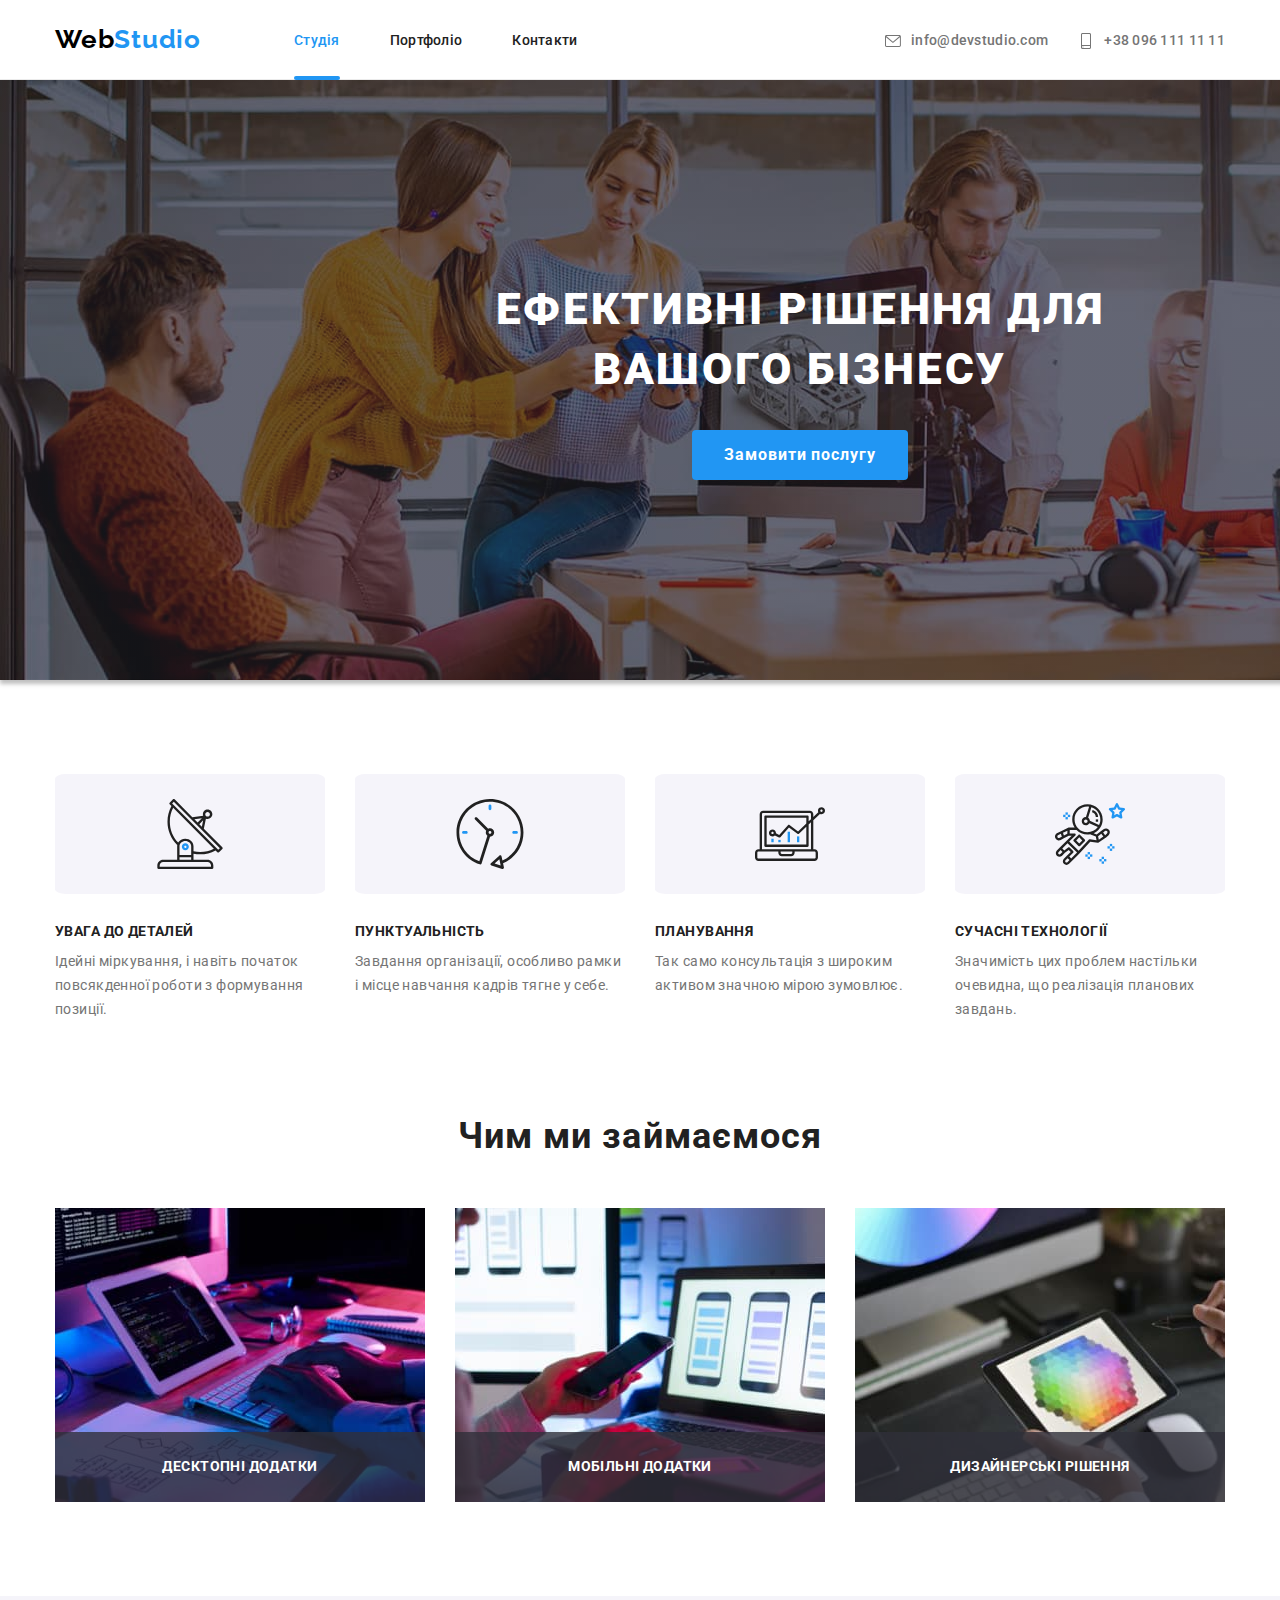
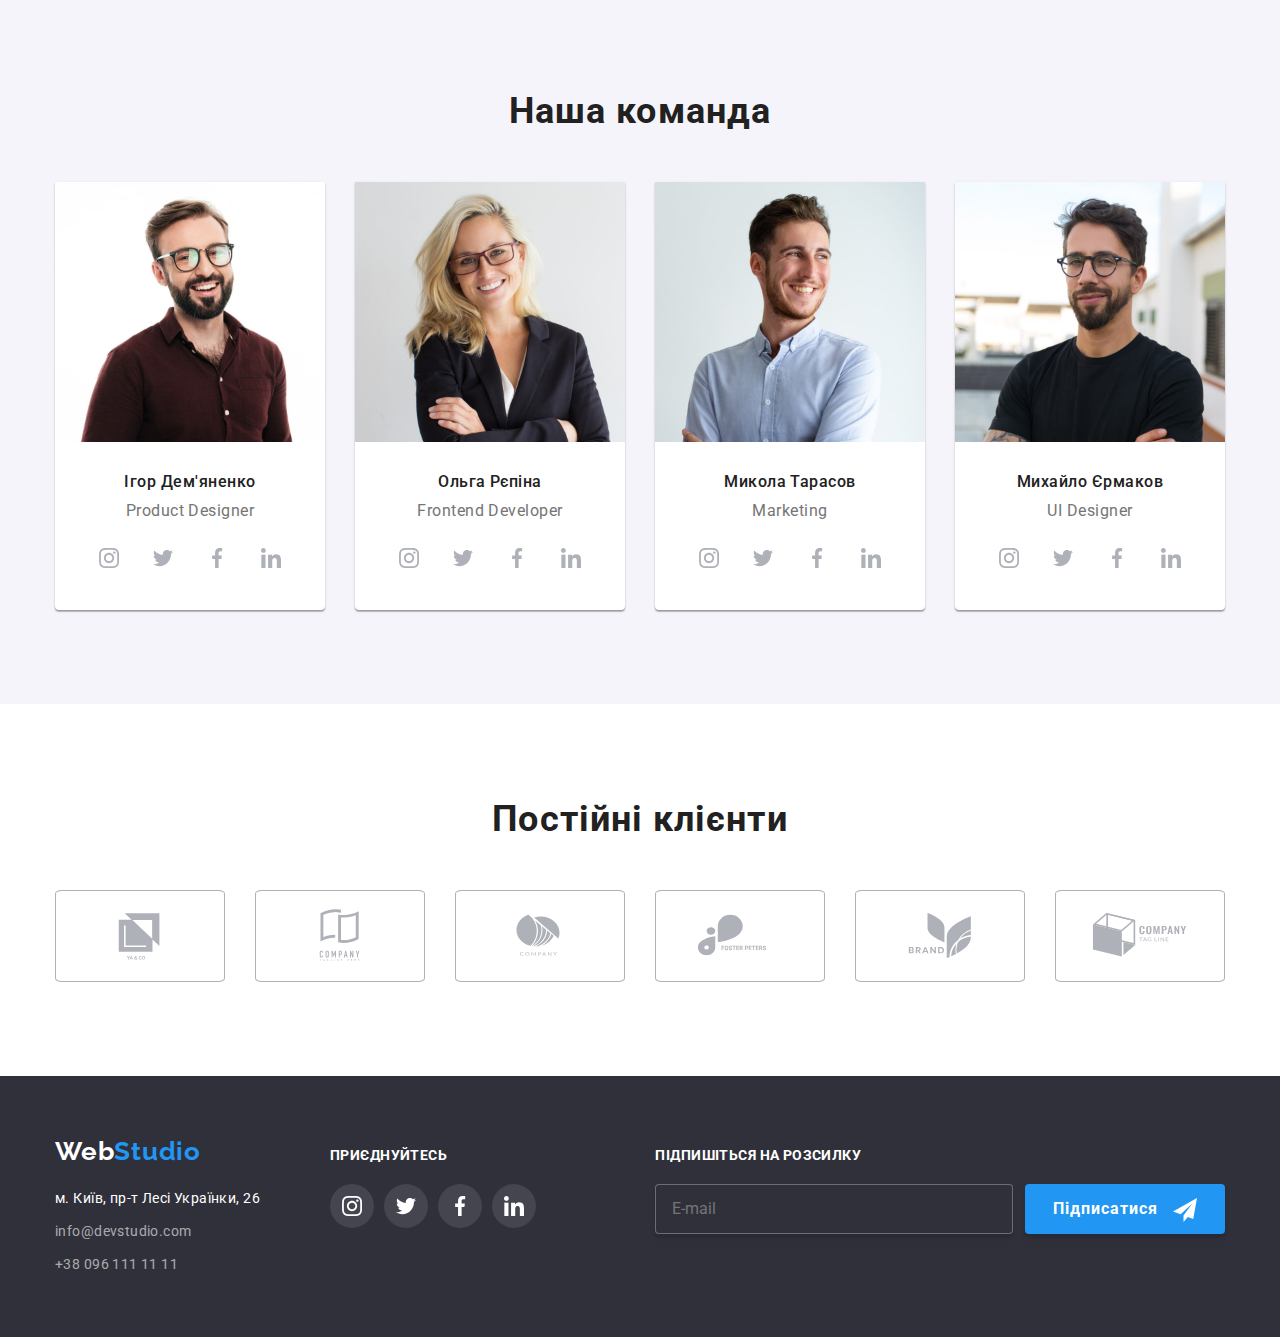
<file: index.html>
<!DOCTYPE html>
<html lang="uk">

<head>
  <meta charset="UTF-8" />
  <meta http-equiv="X-UA-Compatible" content="IE=edge" />
  <meta name="viewport" content="width=device-width, initial-scale=1.0" />
  <title>Студія</title>
  <link rel="preconnect" href="https://fonts.googleapis.com" />
  <link rel="preconnect" href="https://fonts.gstatic.com" crossorigin />
  <link
    href="https://fonts.googleapis.com/css2?family=Oleo+Script&family=Raleway:wght@700&family=Roboto:wght@400;500;700;900&display=swap"
    rel="stylesheet" />
  <link rel="stylesheet" href="https://cdnjs.cloudflare.com/ajax/libs/modern-normalize/1.1.0/modern-normalize.min.css"
    integrity="sha512-wpPYUAdjBVSE4KJnH1VR1HeZfpl1ub8YT/NKx4PuQ5NmX2tKuGu6U/JRp5y+Y8XG2tV+wKQpNHVUX03MfMFn9Q=="
    crossorigin="anonymous" referrerpolicy="no-referrer" />
  <link rel="stylesheet" href="./css/main.min.css" />
</head>

<body>
  <!-- Шапка сайту -->
  <header class="header">
    <div class="container header__container">
      <nav class="nav">
        <a href="/" class="link logo logo--blue"><span class="logo logo--black">Web</span>Studio</a>
        <ul class="list nav__list">
          <li class="nav__item">
            <a href="/" class="link nav__link nav__link--active">Студія</a>
          </li>
          <li class="nav__item">
            <a href="./portfolio.html" class="link nav__link">Портфоліо</a>
          </li>
          <li class="nav__item">
            <a href="#" class="link nav__link">Контакти</a>
          </li>
        </ul>
      </nav>
      <ul class="list header-list">
        <li class="header-list__item">
          <a href="mailto:info@devstudio.com" class="link header-list__link">
            <svg class="header-list__envelope" width="16" height="16">
              <use href="./images/icons.svg#icon-envelope"></use>
            </svg>
            info@devstudio.com
          </a>
        </li>
        <li class="header-list__item">
          <a href="tel:+380961111111" class="link header-list__link">
            <svg class="header-list__smartphone" width="16" height="16">
              <use href="./images/icons.svg#icon-smartphone"></use>
            </svg>
            +38 096 111 11 11
          </a>
        </li>
      </ul>
    </div>
  </header>

  <!-- Головний контент сторінки -->
  <main>
    <!-- Герой -->
    <section class="hero">
      <div class="container hero__container">
        <h1 class="hero__title">Ефективні рішення для вашого бізнесу</h1>
        <button type="button" class="button hero__button" data-modal-open>Замовити послугу</button>
      </div>
    </section>

    <!-- Особливості -->
    <section class="features section section--nopadding">
      <div class="container features__container">
        <h2 class="features__title features__title--hidden">
          Особливості</h2>
        <ul class="list features__list">
          <li class="features__item">
            <div class="features__thumb">
              <svg class="features__antenna" width="70" height="70">
                <use href="./images/icons.svg#icon-antenna"></use>
              </svg>
            </div>
            <h3 class="features__title">Увага до деталей</h3>
            <p class="features__text">
              Ідейні міркування, і навіть початок повсякденної роботи з
              формування позиції.
            </p>
          </li>
          <li class="features__item">
            <div class="features__thumb">
              <svg class="features__clock" width="70" height="70">
                <use href="./images/icons.svg#icon-clock"></use>
              </svg>
            </div>
            <h3 class="features__title">Пунктуальність</h3>
            <p class="features__text">
              Завдання організації, особливо рамки і місце навчання кадрів
              тягне у себе.
            </p>
          </li>
          <li class="features__item">
            <div class="features__thumb">
              <svg class="features__diagram" width="70" height="70">
                <use href="./images/icons.svg#icon-diagram"></use>
              </svg>
            </div>
            <h3 class="features__title">Планування</h3>
            <p class="features__text">
              Так само консультація з широким активом значною мірою зумовлює.
            </p>
          </li>
          <li class="features__item">
            <div class="features__thumb">
              <svg class="features__astronaut" width="70" height="70">
                <use href="./images/icons.svg#icon-astronaut"></use>
              </svg>
            </div>
            <h3 class="features__title">Сучасні технології</h3>
            <p class="features__text">
              Значимість цих проблем настільки очевидна, що реалізація
              планових завдань.
            </p>
          </li>
        </ul>
      </div>
    </section>

    <!-- Чим ми займаємося -->
    <section class="works section">
      <div class="container works__container">
        <h2 class="works__title">Чим ми займаємося</h2>
        <ul class="list works__list">
          <li class="works__item">
            <img src="./images/img1.jpg" alt="Програміст працює за робочим столом в офісі" width="370" />
            <h3 class="works__text">Десктопні додатки</h3>
          </li>
          <li class="works__item">
            <img src="./images/img2.jpg" alt="Дизайнер розробляє застосунок для смартфонів" width="370" />
            <h3 class="works__text">Мобільні додатки</h3>
          </li>
          <li class="works__item">
            <img src="./images/img3.jpg" alt="Дизайнер з графічним планшетом з вибором кольорів" width="370" />
            <h3 class="works__text">Дизайнерські рішення</h3>
          </li>
        </ul>
      </div>
    </section>

    <!-- Наша команда -->
    <section class="team section">
      <div class="container team__container">
        <h2 class="team__title">Наша команда</h2>
        <ul class="list team__list">
          <li class="card">
            <img src="./images/card1.jpg" alt="Фото Ігоря Дем'яненка" width="270" />
            <div class="card__description">
              <h3 class="card__title">Ігор Дем'яненко</h3>
              <p lang="en" class="card__text">Product Designer</p>
              <ul class="list social">
                <li class="social__item">
                  <a href="#" class="link social__link">
                    <svg class="social__icon social__icon--gray" width="20" height="20">
                      <use href="./images/icons.svg#icon-instagram"></use>
                    </svg>
                  </a>
                </li>
                <li class="social__item">
                  <a href="#" class="link social__link">
                    <svg class="social__icon social__icon--gray" width="20" height="20">
                      <use href="./images/icons.svg#icon-twitter"></use>
                    </svg>
                  </a>
                </li>
                <li class="social__item">
                  <a href="#" class="link social__link">
                    <svg class="social__icon social__icon--gray" width="20" height="20">
                      <use href="./images/icons.svg#icon-facebook"></use>
                    </svg>
                  </a>
                </li>
                <li class="social__item">
                  <a href="#" class="link social__link">
                    <svg class="social__icon social__icon--gray" width="20" height="20">
                      <use href="./images/icons.svg#icon-linkedin"></use>
                    </svg>
                  </a>
                </li>
              </ul>
            </div>
          </li>
          <li class="card">
            <img src="./images/card2.jpg" alt="Фото Ольги Рєпіной" width="270" />
            <div class="card__description">
              <h3 class="card__title">Ольга Рєпіна</h3>
              <p lang="en" class="card__text">Frontend Developer</p>
              <ul class="list social">
                <li class="social__item">
                  <a href="#" class="link social__link">
                    <svg class="social__icon social__icon--gray" width="20" height="20">
                      <use href="./images/icons.svg#icon-instagram"></use>
                    </svg>
                  </a>
                </li>
                <li class="social__item">
                  <a href="#" class="link social__link">
                    <svg class="social__icon social__icon--gray" width="20" height="20">
                      <use href="./images/icons.svg#icon-twitter"></use>
                    </svg>
                  </a>
                </li>
                <li class="social__item">
                  <a href="#" class="link social__link">
                    <svg class="social__icon social__icon--gray" width="20" height="20">
                      <use href="./images/icons.svg#icon-facebook"></use>
                    </svg>
                  </a>
                </li>
                <li class="social__item">
                  <a href="#" class="link social__link">
                    <svg class="social__icon social__icon--gray" width="20" height="20">
                      <use href="./images/icons.svg#icon-linkedin"></use>
                    </svg>
                  </a>
                </li>
              </ul>
            </div>
          </li>
          <li class="card">
            <img src="./images/card3.jpg" alt="Фото Миколи Тарасова" width="270" />
            <div class="card__description">
              <h3 class="card__title">Микола Тарасов</h3>
              <p lang="en" class="card__text">Marketing</p>
              <ul class="list social">
                <li class="social__item">
                  <a href="#" class="link social__link">
                    <svg class="social__icon social__icon--gray" width="20" height="20">
                      <use href="./images/icons.svg#icon-instagram"></use>
                    </svg>
                  </a>
                </li>
                <li class="social__item">
                  <a href="#" class="link social__link">
                    <svg class="social__icon social__icon--gray" width="20" height="20">
                      <use href="./images/icons.svg#icon-twitter"></use>
                    </svg>
                  </a>
                </li>
                <li class="social__item">
                  <a href="#" class="link social__link">
                    <svg class="social__icon social__icon--gray" width="20" height="20">
                      <use href="./images/icons.svg#icon-facebook"></use>
                    </svg>
                  </a>
                </li>
                <li class="social__item">
                  <a href="#" class="link social__link">
                    <svg class="social__icon social__icon--gray" width="20" height="20">
                      <use href="./images/icons.svg#icon-linkedin"></use>
                    </svg>
                  </a>
                </li>
              </ul>
            </div>
          </li>
          <li class="card">
            <img src="./images/card4.jpg" alt="Фото Михайла Єрмакова" width="270" />
            <div class="card__description">
              <h3 class="card__title">Михайло Єрмаков</h3>
              <p lang="en" class="card__text">UI Designer</p>
              <ul class="list social">
                <li class="social__item">
                  <a href="#" class="link social__link">
                    <svg class="social__icon social__icon--gray" width="20" height="20">
                      <use href="./images/icons.svg#icon-instagram"></use>
                    </svg>
                  </a>
                </li>
                <li class="social__item">
                  <a href="#" class="link social__link">
                    <svg class="social__icon social__icon--gray" width="20" height="20">
                      <use href="./images/icons.svg#icon-twitter"></use>
                    </svg>
                  </a>
                </li>
                <li class="social__item">
                  <a href="#" class="link social__link">
                    <svg class="social__icon social__icon--gray" width="20" height="20">
                      <use href="./images/icons.svg#icon-facebook"></use>
                    </svg>
                  </a>
                </li>
                <li class="social__item">
                  <a href="#" class="link social__link">
                    <svg class="social__icon social__icon--gray" width="20" height="20">
                      <use href="./images/icons.svg#icon-linkedin"></use>
                    </svg>
                  </a>
                </li>
              </ul>
            </div>
          </li>
        </ul>
      </div>
      </li>
      </ul>
      </div>
    </section>

    <!-- Постійні клієнти -->
    <section class="clients section">
      <div class="container clients__container">
        <h2 class="clients__title">Постійні клієнти</h2>
        <ul class="list clients__list">
          <li class="clients__item">
            <a href="#" class="link clients__link">
              <svg class="clients__logo" width="106" height="60">
                <use href="./images/icons.svg#icon-logo1"></use>
              </svg>
            </a>
          </li>
          <li class="clients__item">
            <a href="#" class="link clients__link">
              <svg class="clients__logo" width="106" height="60">
                <use href="./images/icons.svg#icon-logo2"></use>
              </svg>
            </a>
          </li>
          <li class="clients__item">
            <a href="#" class="link clients__link">
              <svg class="clients__logo" width="106" height="60">
                <use href="./images/icons.svg#icon-logo3"></use>
              </svg>
            </a>
          </li>
          <li class="clients__item">
            <a href="#" class="link clients__link">
              <svg class="clients__logo" width="106" height="60">
                <use href="./images/icons.svg#icon-logo4"></use>
              </svg>
            </a>
          </li>
          <li class="clients__item">
            <a href="#" class="link clients__link">
              <svg class="clients__logo" width="106" height="60">
                <use href="./images/icons.svg#icon-logo5"></use>
              </svg>
            </a>
          </li>
          <li class="clients__item">
            <a href="#" class="link clients__link">
              <svg class="clients__logo" width="106" height="60">
                <use href="./images/icons.svg#icon-logo6"></use>
              </svg>
            </a>
          </li>
        </ul>
      </div>
    </section>
  </main>

  <!-- Підвал сторінки -->
  <footer class="footer">
    <div class="container footer__container">
      <div class="footer__contacts">
        <a href="#" class="logo link logo--blue"><span class="logo logo--white">Web</span>Studio</a>
        <address class="address">
          <ul class="list address__list">
            <li class="address__item">
              <a href="https://goo.gl/maps/SeXWdGzoHRJxyxAJA" class="link address__map" target="_blank"
                rel="noopener noreferrer">м. Київ, пр-т Лесі Українки, 26</a>
            </li>
            <li class="address__item">
              <a href="mailto:info@devstudio.com" class="link address__contact">info@devstudio.com</a>
            </li>
            <li class="address__item">
              <a href="tel:+380961111111" class="link address__contact">+38 096 111 11 11</a>
            </li>
          </ul>
        </address>
      </div>
      <div class="footer__socials">
        <p class="footer__text">Приєднуйтесь</p>
        </ul>
        <ul class="list social">
          <li class="social__item">
            <a href="#" class="link social__link social__link--white">
              <svg class="social__icon social__icon--white" width="20" height="20">
                <use href="./images/icons.svg#icon-instagram"></use>
              </svg>
            </a>
          </li>
          <li class="social__item">
            <a href="#" class="link social__link social__link--white">
              <svg class="social__icon social__icon--white" width="20" height="20">
                <use href="./images/icons.svg#icon-twitter"></use>
              </svg>
            </a>
          </li>
          <li class="social__item">
            <a href="#" class="link social__link social__link--white">
              <svg class="social__icon social__icon--white" width="20" height="20">
                <use href="./images/icons.svg#icon-facebook"></use>
              </svg>
            </a>
          </li>
          <li class="social__item">
            <a href="#" class="link social__link social__link--white">
              <svg class="social__icon social__icon--white" width="20" height="20">
                <use href="./images/icons.svg#icon-linkedin"></use>
              </svg>
            </a>
          </li>
        </ul>
      </div>

      <form class="footer__form" action="#">
        <label class="footer__label">
          <span class="footer__text">Підпишіться на розсилку</span>
          <input class="footer__input" type="email" name="email" placeholder="E-mail">
        </label>
        <button class="button footer__button" type="submit">
          Підписатися
          <svg class="button__icon" width="24" height="24">
            <use href="./images/icons.svg#icon-send"></use>
          </svg>
        </button>
      </form>
    </div>
  </footer>

  <!-- Модальне вікно -->
  <div class="backdrop backdrop--hidden" data-modal>
    <div class="modal">
      <button class="button modal__close" data-modal-close>
        <svg class="modal__icon" width="18" height="18">
          <use href="./images/icons.svg#icon-close"></use>
        </svg>
      </button>
      <p class="modal__text">Залиште свої дані, ми вам передзвонимо</p>
      <form class="form" action="#">
        <label class="form__field">
          <span class="form__label">Ім'я</span>
          <input class="form__input" type="text" name="username">
          <svg class="form__icon" width="18" height="18">
            <use href="./images/icons.svg#icon-person"></use>
          </svg>
        </label>
        <label class="form__field">
          <span class="form__label">Телефон</span>
          <input class="form__input" type="tel" name="usertel">
          <svg class="form__icon" width="18" height="18">
            <use href="./images/icons.svg#icon-phone"></use>
          </svg>
        </label>
        <label class="form__field">
          <span class="form__label">Пошта</span>
          <input class="form__input" type="email" name="useremail">
          <svg class="form__icon" width="18" height="18">
            <use href="./images/icons.svg#icon-email"></use>
          </svg>
        </label>
        <label class="form__comment">
          <span class="form__label">Коментар</span>
          <textarea class="form__textarea" name="comment" placeholder="Введіть текст" rows="6"></textarea>
        </label>
        <label class="checkbox form__checkbox">
          <input class="checkbox__input" type="checkbox" name="useragreement">
          <span class="checkbox__icon"></span>
          <span class="checkbox__label">Погоджуюся з розсилкою та приймаю</span>
          <a href="#" class="checkbox__link">Умови договору</a>
        </label>
        <button class="button form__button" type="submit">Відправити</button>
      </form>
    </div>
  </div>

  <script src="./js/modal.js"></script>

</body>

</html>
</file>
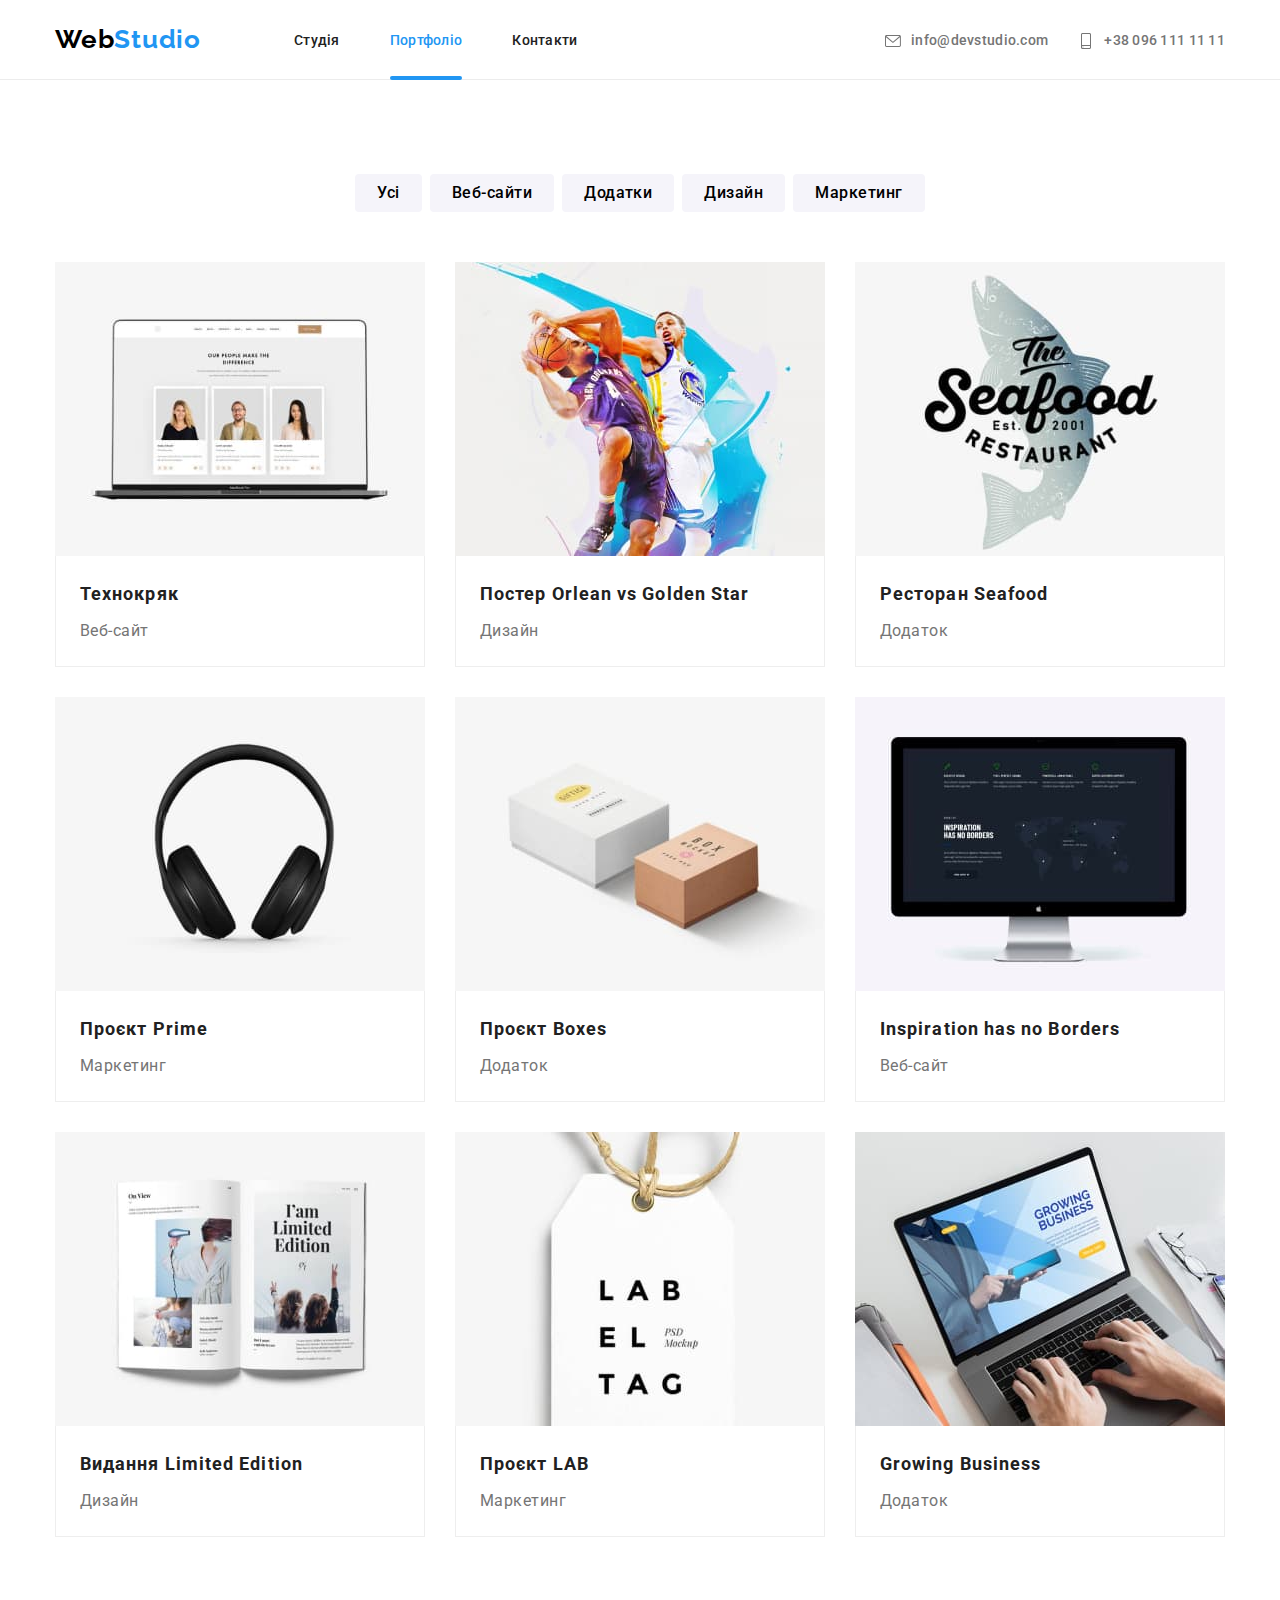
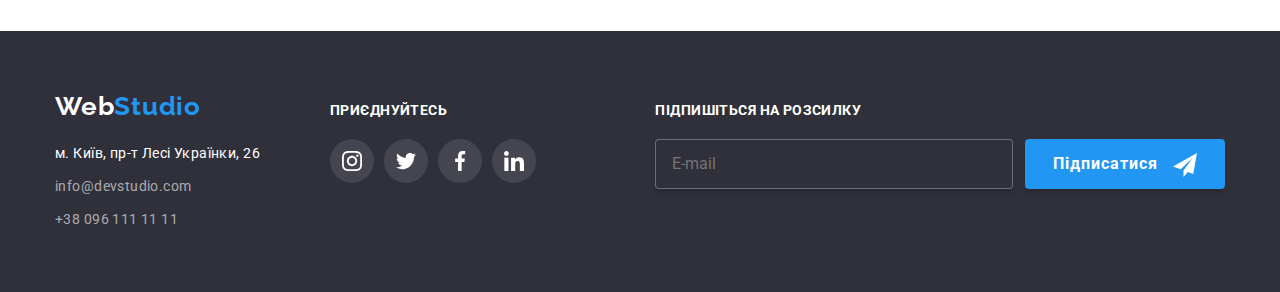
<file: portfolio.html>
<!DOCTYPE html>
<html lang="uk">

<head>
  <meta charset="UTF-8" />
  <meta http-equiv="X-UA-Compatible" content="IE=edge" />
  <meta name="viewport" content="width=device-width, initial-scale=1.0" />
  <title>Портфоліо</title>
  <link rel="preconnect" href="https://fonts.googleapis.com" />
  <link rel="preconnect" href="https://fonts.gstatic.com" crossorigin />
  <link
    href="https://fonts.googleapis.com/css2?family=Oleo+Script&family=Raleway:wght@700&family=Roboto:wght@400;500;700;900&display=swap"
    rel="stylesheet" />
  <link rel="stylesheet" href="https://cdnjs.cloudflare.com/ajax/libs/modern-normalize/1.1.0/modern-normalize.min.css"
    integrity="sha512-wpPYUAdjBVSE4KJnH1VR1HeZfpl1ub8YT/NKx4PuQ5NmX2tKuGu6U/JRp5y+Y8XG2tV+wKQpNHVUX03MfMFn9Q=="
    crossorigin="anonymous" referrerpolicy="no-referrer" />
  <link rel="stylesheet" href="./css/profile.min.css" />
</head>

<body>
  <!-- Шапка сайту -->
  <header class="header">
    <div class="container header__container">
      <nav class="nav">
        <a href="/" class="link logo logo--blue">
          <span class="logo logo--black">Web</span>Studio</a>
        <ul class="list nav__list">
          <li class="nav__item">
            <a href="./index.html" class="link nav__link">Студія</a>
          </li>
          <li class="nav__item">
            <a href="/" class="link nav__link nav__link--active">Портфоліо</a>
          </li>
          <li class="nav__item">
            <a href="#" class="link nav__link">Контакти</a>
          </li>
        </ul>
      </nav>
      <ul class="list header-list">
        <li class="header-list__item">
          <a href="mailto:info@devstudio.com" class="link header-list__link">
            <svg class="header-list__envelope" width="16" height="16">
              <use href="./images/icons.svg#icon-envelope"></use>
            </svg>
            info@devstudio.com
          </a>
        </li>
        <li class="header-list__item">
          <a href="tel:+380961111111" class="link header-list__link">
            <svg class="header-list__smartphone" width="16" height="16">
              <use href="./images/icons.svg#icon-smartphone"></use>
            </svg>
            +38 096 111 11 11
          </a>
        </li>
      </ul>
    </div>
  </header>

  <!-- Головний контент сторінки -->
  <main>
    <section class="portfolio section">
      <div class="container portfolio__container">
        <h1 class="portfolio__title portfolio__title--hidden">Проєкти</h1>

        <ul class="list portfolio__buttons">
          <li class="portfolio__item">
            <button type="button" class="button portfolio__button">Усі</button>
          </li>
          <li class="portfolio__item">
            <button type="button" class="button portfolio__button">Веб-сайти</button>
          </li>
          <li class="portfolio__item">
            <button type="button" class="button portfolio__button">Додатки</button>
          </li>
          <li class="portfolio__item">
            <button type="button" class="button portfolio__button">Дизайн</button>
          </li>
          <li class="portfolio__item">
            <button type="button" class="button portfolio__button">Маркетинг</button>
          </li>
        </ul>

        <ul class="list portfolio__projects">
          <li class="project">
            <a href="#" class="link project__link">
              <div class="project__thumb">
                <img src="./images/portfolio1.jpg" alt="Головна сторінка веб-сайту компанії Технокряк" width="370" />
                <div class="project__overlay">
                  <span class="project__span">
                    Ресурс пропонує комплексні пропозиції з різним рівнем функціоналу та сервісів. Все це дозволить
                    відвідувачу отримати вичерпні відомості про компанію чи приватну особу.
                  </span>
                </div>
              </div>
              <div class="project__description">
                <h2 class="project__title">Технокряк</h2>
                <p class="project__text">Веб-сайт</p>
              </div>
            </a>
          </li>
          <li class="project">
            <a href="#" class="link project__link">
              <div class="project__thumb">
                <img src="./images/portfolio2.jpg" alt="Дизайн постеру з волейболу" width="370" />
                <div class="project__overlay">
                  <span class="project__span">
                    Ресурс пропонує комплексні пропозиції з різним рівнем функціоналу та сервісів. Все це дозволить
                    відвідувачу отримати вичерпні відомості про компанію чи приватну особу.
                  </span>
                </div>
              </div>
              <div class="project__description">
                <h2 class="project__title">
                  Постер <span lang="en">Orlean vs Golden Star</span>
                </h2>
                <p class="project__text">Дизайн</p>
              </div>
            </a>
          </li>
          <li class="project">
            <a href="#" class="link project__link">
              <div class="project__thumb">
                <img src="./images/portfolio3.jpg" alt="Додаток ресторану морепродуктів" width="370" />
                <div class="project__overlay">
                  <span class="project__span">
                    Ресурс пропонує комплексні пропозиції з різним рівнем функціоналу та сервісів. Все це дозволить
                    відвідувачу отримати вичерпні відомості про компанію чи приватну особу.
                  </span>
                </div>
              </div>
              <div class="project__description">
                <h2 class="project__title">
                  Ресторан <span lang="en">Seafood</span>
                </h2>
                <p class="project__text">Додаток</p>
              </div>
            </a>
          </li>
          <li class="project">
            <a href="#" class="link project__link">
              <div class="project__thumb">
                <img src="./images/portfolio4.jpg" alt="Навушники" width="370" />
                <div class="project__overlay">
                  <span class="project__span">
                    Ресурс пропонує комплексні пропозиції з різним рівнем функціоналу та сервісів. Все це дозволить
                    відвідувачу отримати вичерпні відомості про компанію чи приватну особу.
                  </span>
                </div>
              </div>
              <div class="project__description">
                <h2 class="project__title">
                  Проєкт <span lang="en">Prime</span>
                </h2>
                <p class="project__text">Маркетинг</p>
              </div>
            </a>
          </li>
          <li class="project">
            <a href="#" class="link project__link">
              <div class="project__thumb">
                <img src="./images/portfolio5.jpg" alt="Коробки" width="370" />
                <div class="project__overlay">
                  <span class="project__span">
                    Ресурс пропонує комплексні пропозиції з різним рівнем функціоналу та сервісів. Все це дозволить
                    відвідувачу отримати вичерпні відомості про компанію чи приватну особу.
                  </span>
                </div>
              </div>
              <div class="project__description">
                <h2 class="project__title">
                  Проєкт <span lang="en">Boxes</span>
                </h2>
                <p class="project__text">Додаток</p>
              </div>
            </a>
          </li>
          <li class="project">
            <a href="#" class="link project__link">
              <div class="project__thumb">
                <img src="./images/portfolio6.jpg" alt="Головна сторінка веб-сайту швейцарської компанії" width="370" />
                <div class="project__overlay">
                  <span class="project__span">
                    Ресурс пропонує комплексні пропозиції з різним рівнем функціоналу та сервісів. Все це дозволить
                    відвідувачу отримати вичерпні відомості про компанію чи приватну особу.
                  </span>
                </div>
              </div>
              <div class="project__description">
                <h2 class="project__title" lang="en">
                  Inspiration has no Borders
                </h2>
                <p class="project__text">Веб-сайт</p>
              </div>
            </a>
          </li>
          <li class="project">
            <a href="#" class="link project__link">
              <div class="project__thumb">
                <img src="./images/portfolio7.jpg" alt="Дизайн розвороту сторінок лімітованого видання" width="370" />
                <div class="project__overlay">
                  <span class="project__span">
                    Ресурс пропонує комплексні пропозиції з різним рівнем функціоналу та сервісів. Все це дозволить
                    відвідувачу отримати вичерпні відомості про компанію чи приватну особу.
                  </span>
                </div>
              </div>
              <div class="project__description">
                <h2 class="project__title">
                  Видання <span lang="en">Limited Edition</span>
                </h2>
                <p class="project__text">Дизайн</p>
              </div>
            </a>
          </li>
          <li class="project">
            <a href="#" class="link project__link">
              <div class="project__thumb">
                <img src="./images/portfolio8.jpg" alt="Рекламний постер компанії LAB" width="370" />
                <div class="project__overlay">
                  <span class="project__span">
                    Ресурс пропонує комплексні пропозиції з різним рівнем функціоналу та сервісів. Все це дозволить
                    відвідувачу отримати вичерпні відомості про компанію чи приватну особу.
                  </span>
                </div>
              </div>
              <div class="project__description">
                <h2 class="project__title">
                  Проєкт <span lang="en">LAB</span>
                </h2>
                <p class="project__text">Маркетинг</p>
              </div>
            </a>
          </li>
          <li class="project">
            <a href="#" class="link project__link">
              <div class="project__thumb">
                <img src="./images/portfolio9.jpg" alt="Головна сторінка додатку для бізнесу" width="370" />
                <div class="project__overlay">
                  <span class="project__span">
                    Ресурс пропонує комплексні пропозиції з різним рівнем функціоналу та сервісів. Все це дозволить
                    відвідувачу отримати вичерпні відомості про компанію чи приватну особу.
                  </span>
                </div>
              </div>
              <div class="project__description">
                <h2 class="project__title" lang="en">Growing Business</h2>
                <p class="project__text">Додаток</p>
              </div>
            </a>
          </li>
        </ul>
      </div>
    </section>
  </main>

  <!-- Підвал сторінки -->
  <footer class="footer">
    <div class="container footer__container">
      <div class="footer__contacts">
        <a href="#" class="logo link logo--blue"><span class="logo logo--white">Web</span>Studio</a>
        <address class="address">
          <ul class="list address__list">
            <li class="address__item">
              <a href="https://goo.gl/maps/SeXWdGzoHRJxyxAJA" class="link address__map" target="_blank"
                rel="noopener noreferrer">м. Київ, пр-т Лесі Українки, 26</a>
            </li>
            <li class="address__item">
              <a href="mailto:info@devstudio.com" class="link address__contact">info@devstudio.com</a>
            </li>
            <li class="address__item">
              <a href="tel:+380961111111" class="link address__contact">+38 096 111 11 11</a>
            </li>
          </ul>
        </address>
      </div>
      <div class="footer__socials">
        <p class="footer__text">Приєднуйтесь</p>
        </ul>
        <ul class="list social">
          <li class="social__item">
            <a href="#" class="link social__link social__link--white">
              <svg class="social__icon social__icon--white" width="20" height="20">
                <use href="./images/icons.svg#icon-instagram"></use>
              </svg>
            </a>
          </li>
          <li class="social__item">
            <a href="#" class="link social__link social__link--white">
              <svg class="social__icon social__icon--white" width="20" height="20">
                <use href="./images/icons.svg#icon-twitter"></use>
              </svg>
            </a>
          </li>
          <li class="social__item">
            <a href="#" class="link social__link social__link--white">
              <svg class="social__icon social__icon--white" width="20" height="20">
                <use href="./images/icons.svg#icon-facebook"></use>
              </svg>
            </a>
          </li>
          <li class="social__item">
            <a href="#" class="link social__link social__link--white">
              <svg class="social__icon social__icon--white" width="20" height="20">
                <use href="./images/icons.svg#icon-linkedin"></use>
              </svg>
            </a>
          </li>
        </ul>
      </div>

      <form class="footer__form" action="#">
        <label class="footer__label">
          <span class="footer__text">Підпишіться на розсилку</span>
          <input class="footer__input" type="email" name="email" placeholder="E-mail">
        </label>
        <button class="button footer__button" type="submit">
          Підписатися
          <svg class="button__icon" width="24" height="24">
            <use href="./images/icons.svg#icon-send"></use>
          </svg>
        </button>
      </form>
    </div>
  </footer>

</body>

</html>
</file>
<file: css/main.min.css>
html{-webkit-box-sizing:border-box;box-sizing:border-box}*,*::before,*::after{-webkit-box-sizing:inherit;box-sizing:inherit}body{margin:0;font-family:"Roboto",sans-serif;color:#212121}.button{cursor:pointer;font-family:inherit}.link{text-decoration:none}.list{list-style:none;padding:0;margin:0}img{display:block;max-width:100%}h1,h2,h3,h4,h5,h6,p{margin:0}.container{width:1200px;margin:0 auto;padding-left:15px;padding-right:15px}.section{padding-top:94px;padding-bottom:94px}.section--nopadding{padding-bottom:0}.features__title--hidden{position:absolute;white-space:nowrap;width:1px;height:1px;overflow:hidden;border:0;padding:0;clip:rect(0 0 0 0);-webkit-clip-path:inset(50%);clip-path:inset(50%);margin:-1px}.form__button,.footer__button,.hero__button{border-radius:4px;border:none;color:#fff;background-color:#2196f3;font-weight:700;font-size:16px;line-height:1.88;letter-spacing:.06em}.header{border-bottom:1px solid #ececec;background-color:#fff}.header__container{display:-webkit-box;display:-ms-flexbox;display:flex;-webkit-box-pack:justify;-ms-flex-pack:justify;justify-content:space-between;padding-top:24px;padding-bottom:24px}.header-list{display:-webkit-box;display:-ms-flexbox;display:flex;-webkit-box-align:center;-ms-flex-align:center;align-items:center}.header-list__item:not(:first-child){margin-left:30px}.header-list__link{display:-webkit-inline-box;display:-ms-inline-flexbox;display:inline-flex;vertical-align:middle;-webkit-transition:color 250ms cubic-bezier(0.4, 0, 0.2, 1);transition:color 250ms cubic-bezier(0.4, 0, 0.2, 1);color:#757575;font-weight:500;font-size:14px;line-height:1.14;letter-spacing:.02em}.header-list__link:hover,.header-list__link:focus{color:#2196f3}.header-list__link:hover .header-list__envelope,.header-list__link:focus .header-list__envelope,.header-list__link:hover .header-list__smartphone,.header-list__link:focus .header-list__smartphone{fill:#2196f3}.header-list__envelope,.header-list__smartphone{-webkit-transition:fill 250ms cubic-bezier(0.4, 0, 0.2, 1);transition:fill 250ms cubic-bezier(0.4, 0, 0.2, 1);margin-right:10px;fill:#757575}.logo{font-family:"Raleway",sans-serif;font-weight:700;font-size:26px;line-height:1.19;letter-spacing:.03em}.logo--blue{color:#2196f3}.logo--black{color:#000}.logo--white{color:#fff}.nav{display:-webkit-box;display:-ms-flexbox;display:flex;-webkit-box-align:center;-ms-flex-align:center;align-items:center}.nav__link{font-weight:500;font-size:14px;line-height:1.14;letter-spacing:.02em;color:#212121;-webkit-transition:color 250ms cubic-bezier(0.4, 0, 0.2, 1);transition:color 250ms cubic-bezier(0.4, 0, 0.2, 1)}.nav__link:hover,.nav__link:focus,.nav__link--active{color:#2196f3}.nav__link--active{position:relative}.nav__link--active::after{content:"";display:block;position:absolute;top:44px;width:100%;height:4px;background-color:#2196f3;border-radius:2px}.nav__list{display:-webkit-box;display:-ms-flexbox;display:flex;-webkit-box-align:center;-ms-flex-align:center;align-items:center;margin-left:93px}.nav__item:not(:first-child){margin-left:50px}.hero{text-align:center;padding-top:200px;padding-bottom:200px;-webkit-box-shadow:0px 4px 4px rgba(0,0,0,.25);box-shadow:0px 4px 4px rgba(0,0,0,.25);width:1600px;margin-left:auto;margin-right:auto;background-image:-webkit-gradient(linear, left top, left bottom, from(rgba(47, 48, 58, 0.4)), to(rgba(47, 48, 58, 0.4))),url("../images/hero.jpg");background-image:linear-gradient(rgba(47, 48, 58, 0.4), rgba(47, 48, 58, 0.4)),url("../images/hero.jpg");background-position:center;background-repeat:no-repeat;background-color:#c4c4c4}.hero__title{max-width:696px;margin:0 auto 30px;color:#fff;font-weight:900;font-size:44px;line-height:1.36;letter-spacing:.06em;text-transform:uppercase}.hero__button{-webkit-transition:background-color 250ms cubic-bezier(0.4, 0, 0.2, 1);transition:background-color 250ms cubic-bezier(0.4, 0, 0.2, 1);padding:10px 32px}.hero__button:hover,.hero__button:focus{background-color:#188ce8}.features__list{display:-webkit-box;display:-ms-flexbox;display:flex}.features__title{margin-bottom:10px;font-weight:700;font-size:14px;line-height:1.14;letter-spacing:.03em;text-transform:uppercase}.features__text{color:#757575;font-size:14px;line-height:1.71;letter-spacing:.03em}.features__thumb{display:-webkit-box;display:-ms-flexbox;display:flex;-webkit-box-align:center;-ms-flex-align:center;align-items:center;-webkit-box-pack:center;-ms-flex-pack:center;justify-content:center;margin-bottom:30px;border-radius:4%;width:270px;height:120px;background-color:#f5f4fa}.features__item:not(:last-child){margin-right:30px}.works__title{margin-bottom:50px;text-align:center;font-weight:700;font-size:36px;line-height:1.17;letter-spacing:.03em}.works__text{position:absolute;bottom:0;display:-webkit-box;display:-ms-flexbox;display:flex;-webkit-box-align:center;-ms-flex-align:center;align-items:center;-webkit-box-pack:center;-ms-flex-pack:center;justify-content:center;width:100%;height:70px;font-weight:700;font-size:14px;line-height:1.14;letter-spacing:.03em;text-transform:uppercase;background-color:rgba(47,48,58,.8);color:#fff}.works__list{display:-webkit-box;display:-ms-flexbox;display:flex}.works__item{position:relative}.works__item:not(:last-child){margin-right:30px}.team{background-color:#f5f4fa;text-align:center}.team__list{display:-webkit-box;display:-ms-flexbox;display:flex}.team__title{margin-bottom:50px;font-weight:700;font-size:36px;line-height:1.17;letter-spacing:.03em}.card{background-color:#fff;border-radius:0px 0px 4px 4px;-webkit-box-shadow:0px 1px 3px rgba(0,0,0,.12),0px 1px 1px rgba(0,0,0,.14),0px 2px 1px rgba(0,0,0,.2);box-shadow:0px 1px 3px rgba(0,0,0,.12),0px 1px 1px rgba(0,0,0,.14),0px 2px 1px rgba(0,0,0,.2)}.card__description{padding:30px 32px}.card__title,.card__text{font-size:16px;line-height:1.19;letter-spacing:.03em}.card__title{margin-bottom:10px;font-weight:500}.card__text{margin-bottom:16px;color:#757575}.card:not(:last-child){margin-right:30px}.social{display:-webkit-box;display:-ms-flexbox;display:flex}.social__item:not(:last-child){margin-right:10px}.social__link{display:-webkit-box;display:-ms-flexbox;display:flex;-webkit-box-align:center;-ms-flex-align:center;align-items:center;-webkit-box-pack:center;-ms-flex-pack:center;justify-content:center;width:44px;height:44px;border-radius:50%;-webkit-transition:background-color 250ms cubic-bezier(0.4, 0, 0.2, 1);transition:background-color 250ms cubic-bezier(0.4, 0, 0.2, 1)}.social__link--white{background-color:rgba(255,255,255,.1)}.social__link:hover,.social__link:focus{background-color:#2196f3}.social__link:hover .social__icon,.social__link:focus .social__icon{fill:#fff}.social__icon--gray{-webkit-transition:fill 250ms cubic-bezier(0.4, 0, 0.2, 1);transition:fill 250ms cubic-bezier(0.4, 0, 0.2, 1);fill:#afb1b8}.social__icon--white{fill:#fff}.clients__title{margin-bottom:50px;font-weight:700;font-size:36px;line-height:1.17;text-align:center;letter-spacing:.03em}.clients__list{display:-webkit-box;display:-ms-flexbox;display:flex}.clients__item:not(:last-child){margin-right:30px}.clients__logo{-webkit-transition:fill 250ms cubic-bezier(0.4, 0, 0.2, 1);transition:fill 250ms cubic-bezier(0.4, 0, 0.2, 1);fill:#afb1b8}.clients__link{-webkit-transition:border-color 250ms cubic-bezier(0.4, 0, 0.2, 1);transition:border-color 250ms cubic-bezier(0.4, 0, 0.2, 1);display:-webkit-box;display:-ms-flexbox;display:flex;-webkit-box-pack:center;-ms-flex-pack:center;justify-content:center;-webkit-box-align:center;-ms-flex-align:center;align-items:center;width:170px;height:92px;border:1px solid #afb1b8;border-radius:4%}.clients__link:hover,.clients__link:focus{border:1px solid #2196f3}.clients__link:hover .clients__logo,.clients__link:focus .clients__logo{fill:#2196f3}.footer{padding-top:60px;padding-bottom:60px;background-color:#2f303a}.footer__container{display:-webkit-box;display:-ms-flexbox;display:flex;-webkit-box-align:baseline;-ms-flex-align:baseline;align-items:baseline}.footer__socials{margin-left:70px}.footer__text{margin-bottom:20px;color:#fff;font-weight:700;font-size:14px;line-height:1.14;letter-spacing:.03em;text-transform:uppercase}.footer__form{display:-webkit-box;display:-ms-flexbox;display:flex;margin-left:auto}.footer__label{display:-webkit-box;display:-ms-flexbox;display:flex;-webkit-box-orient:vertical;-webkit-box-direction:normal;-ms-flex-direction:column;flex-direction:column}.footer__input,.footer__button{height:50px;-webkit-box-shadow:0px 4px 4px rgba(0,0,0,.15);box-shadow:0px 4px 4px rgba(0,0,0,.15)}.footer__input{width:358px;border:1px solid rgba(255,255,255,.3);border-radius:4px;padding-left:16px;background-color:#2f303a;color:rgba(255,255,255,.6);font:inherit}.footer__button{-ms-flex-item-align:end;align-self:flex-end;margin-left:12px;padding-left:28px;padding-right:28px}.button__icon{vertical-align:middle;margin-left:10px;fill:#fff}.address{margin-top:20px}.address__map,.address__contact{-webkit-transition:color 250ms cubic-bezier(0.4, 0, 0.2, 1);transition:color 250ms cubic-bezier(0.4, 0, 0.2, 1);font-style:normal;font-size:14px;line-height:1.71;letter-spacing:.03em}.address__map{color:#fff}.address__map:hover,.address__map:focus{color:#2196f3}.address__contact{color:rgba(255,255,255,.6)}.address__contact:hover,.address__contact:focus{color:#2196f3}.address__item:not(:last-child){margin-bottom:9px}.backdrop{position:fixed;top:0;left:0;opacity:1;-webkit-transition:opacity 250ms cubic-bezier(0.4, 0, 0.2, 1);transition:opacity 250ms cubic-bezier(0.4, 0, 0.2, 1);width:100%;height:100%;background-color:rgba(0,0,0,.2)}.backdrop--hidden{opacity:0;pointer-events:none}.backdrop--hidden .modal{-webkit-transform:translate(-50%, -50%) scale(0.7);transform:translate(-50%, -50%) scale(0.7)}.modal{position:absolute;top:50%;left:50%;-webkit-transform:translate(-50%, -50%) scale(1);transform:translate(-50%, -50%) scale(1);-webkit-transition:-webkit-transform 250ms cubic-bezier(0.4, 0, 0.2, 1);transition:-webkit-transform 250ms cubic-bezier(0.4, 0, 0.2, 1);transition:transform 250ms cubic-bezier(0.4, 0, 0.2, 1);transition:transform 250ms cubic-bezier(0.4, 0, 0.2, 1), -webkit-transform 250ms cubic-bezier(0.4, 0, 0.2, 1);padding:40px;width:528px;-webkit-box-shadow:0px 1px 3px rgba(0,0,0,.12),0px 1px 1px rgba(0,0,0,.14),0px 2px 1px rgba(0,0,0,.2);box-shadow:0px 1px 3px rgba(0,0,0,.12),0px 1px 1px rgba(0,0,0,.14),0px 2px 1px rgba(0,0,0,.2);border-radius:4px;background-color:#fff}.modal__close{position:absolute;top:8px;right:8px;display:-webkit-box;display:-ms-flexbox;display:flex;-webkit-box-align:center;-ms-flex-align:center;align-items:center;-webkit-box-pack:center;-ms-flex-pack:center;justify-content:center;width:30px;height:30px;background:#fff;border:1px solid rgba(0,0,0,.1);border-radius:50%}.modal__close:hover .modal__icon,.modal__close:focus .modal__icon{fill:#2196f3}.modal__icon{fill:#000;-webkit-transition:fill 250ms cubic-bezier(0.4, 0, 0.2, 1);transition:fill 250ms cubic-bezier(0.4, 0, 0.2, 1)}.modal__text{text-align:center;margin-bottom:12px;font-weight:700;font-size:20px;line-height:1.15;letter-spacing:.03em}.form__field{display:block;position:relative;margin-bottom:10px}.form__field:hover .form__icon,.form__field:focus .form__icon,.form__field:focus-within .form__icon{fill:#2196f3}.form__field:hover .form__input,.form__field:focus .form__input,.form__field:focus-within .form__input{border-color:#2196f3}.form__label{font-size:12px;line-height:1.17;letter-spacing:.01em;color:#757575}.form__input,.form__textarea{width:100%;margin-top:4px;border:1px solid rgba(33,33,33,.2);border-radius:4px;font-size:12px;line-height:1.17;letter-spacing:.01em;color:#000;-webkit-transition:border-color 250ms cubic-bezier(0.4, 0, 0.2, 1);transition:border-color 250ms cubic-bezier(0.4, 0, 0.2, 1);outline:none}.form__input{height:40px;padding-left:42px}.form__icon{position:absolute;bottom:11px;left:12px;fill:#212121;-webkit-transition:fill 250ms cubic-bezier(0.4, 0, 0.2, 1);transition:fill 250ms cubic-bezier(0.4, 0, 0.2, 1)}.form__textarea{padding:12px 16px;resize:none}.form__textarea::-webkit-input-placeholder{color:rgba(117,117,117,.5)}.form__textarea::-moz-placeholder{color:rgba(117,117,117,.5)}.form__textarea:-ms-input-placeholder{color:rgba(117,117,117,.5)}.form__textarea::-ms-input-placeholder{color:rgba(117,117,117,.5)}.form__textarea::placeholder{color:rgba(117,117,117,.5)}.form__comment{display:block;margin-bottom:20px}.form__comment:hover .form__textarea,.form__comment:focus .form__textarea,.form__comment:focus-within .form__textarea{border-color:#2196f3}.form__checkbox{display:-webkit-box;display:-ms-flexbox;display:flex;-webkit-box-align:center;-ms-flex-align:center;align-items:center;margin-bottom:30px}.form__button{display:-webkit-box;display:-ms-flexbox;display:flex;text-align:center;margin:0 auto;padding:10px 52px;-webkit-box-shadow:0px 4px 4px rgba(0,0,0,.15);box-shadow:0px 4px 4px rgba(0,0,0,.15);-webkit-transition:background-color 250ms cubic-bezier(0.4, 0, 0.2, 1);transition:background-color 250ms cubic-bezier(0.4, 0, 0.2, 1)}.form__button:hover,.form__button:focus{background-color:#188ce8}.checkbox__label{margin-left:7px;margin-right:7px;font-size:14px;line-height:1.71;letter-spacing:.03em;color:#757575}.checkbox__input{-webkit-appearance:none;-moz-appearance:none;appearance:none;position:absolute}.checkbox__input:checked+.checkbox__icon{background-image:url("../images/check.svg");background-color:#2196f3;background-size:contain;background-origin:border-box;border-color:rgba(0,0,0,0);background-position:right top}.checkbox__icon{display:inline-block;cursor:pointer;width:16px;height:15px;border:2px solid #212121;border-radius:4px;-webkit-transition:border-color 250ms cubic-bezier(0.4, 0, 0.2, 1),background-color 250ms cubic-bezier(0.4, 0, 0.2, 1),background-image 250ms cubic-bezier(0.4, 0, 0.2, 1);transition:border-color 250ms cubic-bezier(0.4, 0, 0.2, 1),background-color 250ms cubic-bezier(0.4, 0, 0.2, 1),background-image 250ms cubic-bezier(0.4, 0, 0.2, 1)}.checkbox__link{font-size:14px;line-height:1.71;letter-spacing:.03em;color:#2196f3}/*# sourceMappingURL=main.min.css.map */
</file>
<file: css/profile.min.css>
html{-webkit-box-sizing:border-box;box-sizing:border-box}*,*::before,*::after{-webkit-box-sizing:inherit;box-sizing:inherit}body{margin:0;font-family:"Roboto",sans-serif;color:#212121}.button{cursor:pointer;font-family:inherit}.link{text-decoration:none}.list{list-style:none;padding:0;margin:0}img{display:block;max-width:100%}h1,h2,h3,h4,h5,h6,p{margin:0}.container{width:1200px;margin:0 auto;padding-left:15px;padding-right:15px}.section{padding-top:94px;padding-bottom:94px}.section--nopadding{padding-bottom:0}.portfolio__title--hidden{position:absolute;white-space:nowrap;width:1px;height:1px;overflow:hidden;border:0;padding:0;clip:rect(0 0 0 0);-webkit-clip-path:inset(50%);clip-path:inset(50%);margin:-1px}.footer__button{border-radius:4px;border:none;color:#fff;background-color:#2196f3;font-weight:700;font-size:16px;line-height:1.88;letter-spacing:.06em}.header{border-bottom:1px solid #ececec;background-color:#fff}.header__container{display:-webkit-box;display:-ms-flexbox;display:flex;-webkit-box-pack:justify;-ms-flex-pack:justify;justify-content:space-between;padding-top:24px;padding-bottom:24px}.header-list{display:-webkit-box;display:-ms-flexbox;display:flex;-webkit-box-align:center;-ms-flex-align:center;align-items:center}.header-list__item:not(:first-child){margin-left:30px}.header-list__link{display:-webkit-inline-box;display:-ms-inline-flexbox;display:inline-flex;vertical-align:middle;-webkit-transition:color 250ms cubic-bezier(0.4, 0, 0.2, 1);transition:color 250ms cubic-bezier(0.4, 0, 0.2, 1);color:#757575;font-weight:500;font-size:14px;line-height:1.14;letter-spacing:.02em}.header-list__link:hover,.header-list__link:focus{color:#2196f3}.header-list__link:hover .header-list__envelope,.header-list__link:focus .header-list__envelope,.header-list__link:hover .header-list__smartphone,.header-list__link:focus .header-list__smartphone{fill:#2196f3}.header-list__envelope,.header-list__smartphone{-webkit-transition:fill 250ms cubic-bezier(0.4, 0, 0.2, 1);transition:fill 250ms cubic-bezier(0.4, 0, 0.2, 1);margin-right:10px;fill:#757575}.logo{font-family:"Raleway",sans-serif;font-weight:700;font-size:26px;line-height:1.19;letter-spacing:.03em}.logo--blue{color:#2196f3}.logo--black{color:#000}.logo--white{color:#fff}.nav{display:-webkit-box;display:-ms-flexbox;display:flex;-webkit-box-align:center;-ms-flex-align:center;align-items:center}.nav__link{font-weight:500;font-size:14px;line-height:1.14;letter-spacing:.02em;color:#212121;-webkit-transition:color 250ms cubic-bezier(0.4, 0, 0.2, 1);transition:color 250ms cubic-bezier(0.4, 0, 0.2, 1)}.nav__link:hover,.nav__link:focus,.nav__link--active{color:#2196f3}.nav__link--active{position:relative}.nav__link--active::after{content:"";display:block;position:absolute;top:44px;width:100%;height:4px;background-color:#2196f3;border-radius:2px}.nav__list{display:-webkit-box;display:-ms-flexbox;display:flex;-webkit-box-align:center;-ms-flex-align:center;align-items:center;margin-left:93px}.nav__item:not(:first-child){margin-left:50px}.social{display:-webkit-box;display:-ms-flexbox;display:flex}.social__item:not(:last-child){margin-right:10px}.social__link{display:-webkit-box;display:-ms-flexbox;display:flex;-webkit-box-align:center;-ms-flex-align:center;align-items:center;-webkit-box-pack:center;-ms-flex-pack:center;justify-content:center;width:44px;height:44px;border-radius:50%;-webkit-transition:background-color 250ms cubic-bezier(0.4, 0, 0.2, 1);transition:background-color 250ms cubic-bezier(0.4, 0, 0.2, 1)}.social__link--white{background-color:rgba(255,255,255,.1)}.social__link:hover,.social__link:focus{background-color:#2196f3}.social__link:hover .social__icon,.social__link:focus .social__icon{fill:#fff}.social__icon--gray{-webkit-transition:fill 250ms cubic-bezier(0.4, 0, 0.2, 1);transition:fill 250ms cubic-bezier(0.4, 0, 0.2, 1);fill:#afb1b8}.social__icon--white{fill:#fff}.footer{padding-top:60px;padding-bottom:60px;background-color:#2f303a}.footer__container{display:-webkit-box;display:-ms-flexbox;display:flex;-webkit-box-align:baseline;-ms-flex-align:baseline;align-items:baseline}.footer__socials{margin-left:70px}.footer__text{margin-bottom:20px;color:#fff;font-weight:700;font-size:14px;line-height:1.14;letter-spacing:.03em;text-transform:uppercase}.footer__form{display:-webkit-box;display:-ms-flexbox;display:flex;margin-left:auto}.footer__label{display:-webkit-box;display:-ms-flexbox;display:flex;-webkit-box-orient:vertical;-webkit-box-direction:normal;-ms-flex-direction:column;flex-direction:column}.footer__input,.footer__button{height:50px;-webkit-box-shadow:0px 4px 4px rgba(0,0,0,.15);box-shadow:0px 4px 4px rgba(0,0,0,.15)}.footer__input{width:358px;border:1px solid rgba(255,255,255,.3);border-radius:4px;padding-left:16px;background-color:#2f303a;color:rgba(255,255,255,.6);font:inherit}.footer__button{-ms-flex-item-align:end;align-self:flex-end;margin-left:12px;padding-left:28px;padding-right:28px}.button__icon{vertical-align:middle;margin-left:10px;fill:#fff}.address{margin-top:20px}.address__map,.address__contact{-webkit-transition:color 250ms cubic-bezier(0.4, 0, 0.2, 1);transition:color 250ms cubic-bezier(0.4, 0, 0.2, 1);font-style:normal;font-size:14px;line-height:1.71;letter-spacing:.03em}.address__map{color:#fff}.address__map:hover,.address__map:focus{color:#2196f3}.address__contact{color:rgba(255,255,255,.6)}.address__contact:hover,.address__contact:focus{color:#2196f3}.address__item:not(:last-child){margin-bottom:9px}.portfolio__buttons{display:-webkit-box;display:-ms-flexbox;display:flex;-webkit-box-pack:center;-ms-flex-pack:center;justify-content:center;margin-bottom:50px}.portfolio__item:not(:last-child){margin-right:8px}.portfolio__button{-webkit-transition:color 250ms cubic-bezier(0.4, 0, 0.2, 1),background-color 250ms cubic-bezier(0.4, 0, 0.2, 1),-webkit-box-shadow 250ms cubic-bezier(0.4, 0, 0.2, 1);transition:color 250ms cubic-bezier(0.4, 0, 0.2, 1),background-color 250ms cubic-bezier(0.4, 0, 0.2, 1),-webkit-box-shadow 250ms cubic-bezier(0.4, 0, 0.2, 1);transition:box-shadow 250ms cubic-bezier(0.4, 0, 0.2, 1),color 250ms cubic-bezier(0.4, 0, 0.2, 1),background-color 250ms cubic-bezier(0.4, 0, 0.2, 1);transition:box-shadow 250ms cubic-bezier(0.4, 0, 0.2, 1),color 250ms cubic-bezier(0.4, 0, 0.2, 1),background-color 250ms cubic-bezier(0.4, 0, 0.2, 1),-webkit-box-shadow 250ms cubic-bezier(0.4, 0, 0.2, 1);padding:6px 22px;text-align:center;border:none;border-radius:4px;background-color:#f5f4fa;font-weight:500;font-size:16px;line-height:1.62;letter-spacing:.03em}.portfolio__button:hover,.portfolio__button:focus{-webkit-box-shadow:0px 3px 1px rgba(0,0,0,.1),0px 1px 2px rgba(0,0,0,.08),0px 2px 2px rgba(0,0,0,.12);box-shadow:0px 3px 1px rgba(0,0,0,.1),0px 1px 2px rgba(0,0,0,.08),0px 2px 2px rgba(0,0,0,.12);background-color:#2196f3;color:#fff}.portfolio__projects{display:-webkit-box;display:-ms-flexbox;display:flex;-ms-flex-wrap:wrap;flex-wrap:wrap;gap:30px}.project{-ms-flex-preferred-size:calc((100% - 60px)/3);flex-basis:calc((100% - 60px)/3);background-color:#fff}.project__thumb{position:relative;overflow:hidden}.project__link{display:block;-webkit-transition:-webkit-box-shadow 250ms cubic-bezier(0.4, 0, 0.2, 1);transition:-webkit-box-shadow 250ms cubic-bezier(0.4, 0, 0.2, 1);transition:box-shadow 250ms cubic-bezier(0.4, 0, 0.2, 1);transition:box-shadow 250ms cubic-bezier(0.4, 0, 0.2, 1), -webkit-box-shadow 250ms cubic-bezier(0.4, 0, 0.2, 1)}.project__link:hover,.project__link:focus{-webkit-box-shadow:0px 1px 1px rgba(0,0,0,.12),0px 4px 4px rgba(0,0,0,.06),1px 4px 6px rgba(0,0,0,.16);box-shadow:0px 1px 1px rgba(0,0,0,.12),0px 4px 4px rgba(0,0,0,.06),1px 4px 6px rgba(0,0,0,.16)}.project__description{padding:20px 24px;border-right:1px solid #eee;border-left:1px solid #eee;border-bottom:1px solid #eee}.project__title{font-weight:700;font-size:18px;line-height:2;letter-spacing:.06em;color:#212121}.project__text{margin-top:4px;color:#757575;font-size:16px;line-height:1.88;letter-spacing:.03em}.project__overlay{position:absolute;top:0;left:0;-webkit-transform:translateY(100%);transform:translateY(100%);-webkit-transition:-webkit-transform 250ms cubic-bezier(0.4, 0, 0.2, 1);transition:-webkit-transform 250ms cubic-bezier(0.4, 0, 0.2, 1);transition:transform 250ms cubic-bezier(0.4, 0, 0.2, 1);transition:transform 250ms cubic-bezier(0.4, 0, 0.2, 1), -webkit-transform 250ms cubic-bezier(0.4, 0, 0.2, 1);padding:63px 24px;width:100%;background-color:rgba(33,150,243,.9)}.project__span{color:#fff;font-size:18px;line-height:1.56;letter-spacing:.03em}.project__link:hover .project__overlay{-webkit-transform:translateY(0);transform:translateY(0)}/*# sourceMappingURL=profile.min.css.map */
</file>
